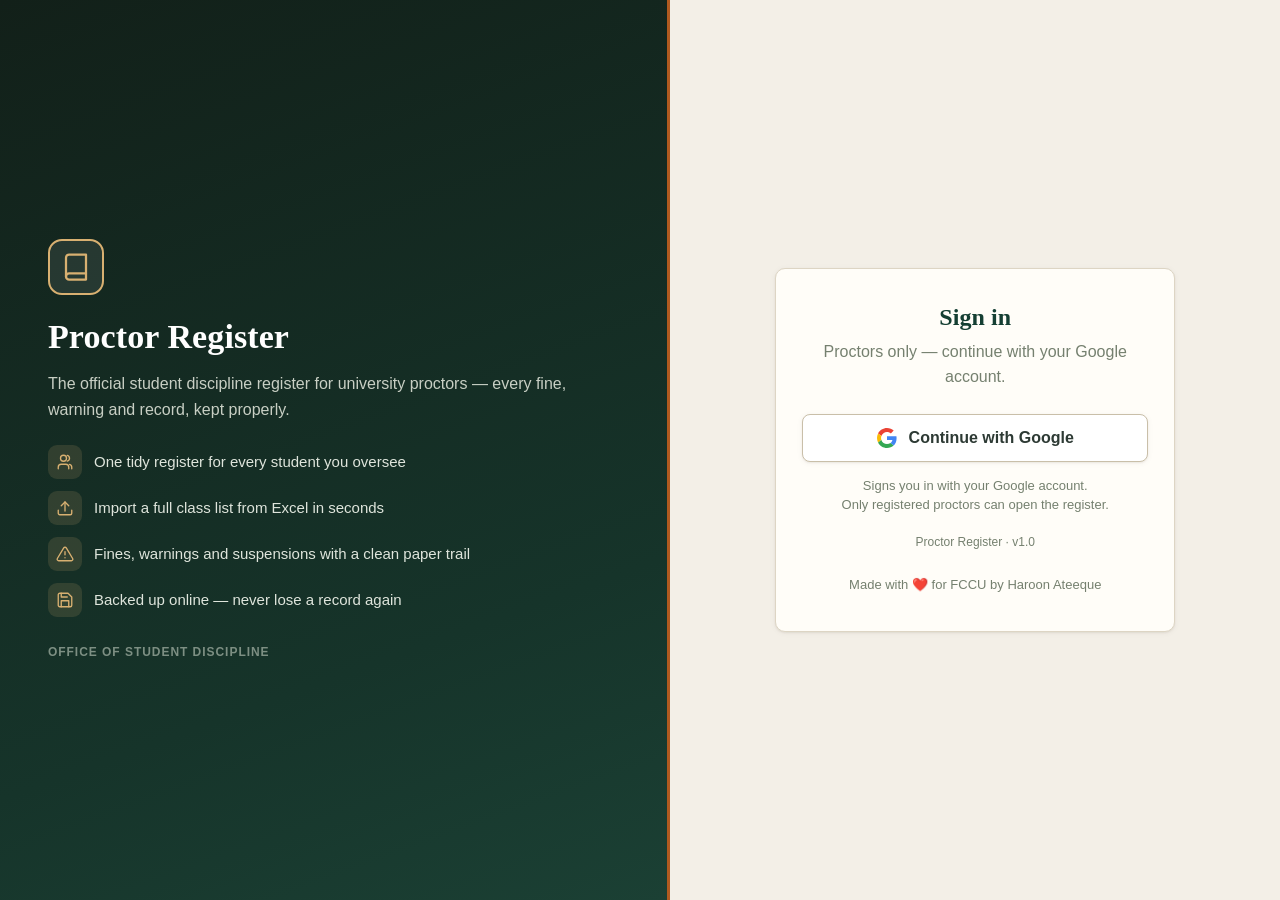
<file: index.html>
<!DOCTYPE html>
<html lang="en">
<head>
  <meta charset="UTF-8">
  <meta name="viewport" content="width=device-width, initial-scale=1, viewport-fit=cover">
  <script>try{if(localStorage.getItem("pr-theme")==="dark")document.documentElement.setAttribute("data-theme","dark");}catch(e){}</script>
  <meta name="theme-color" content="#1d3a30">
  <link rel="icon" href="data:image/svg+xml,<svg xmlns='http://www.w3.org/2000/svg' viewBox='0 0 100 100'><text y='.9em' font-size='90'>📗</text></svg>">
  <link rel="manifest" href="manifest.webmanifest">
  <title>Sign in — Proctor Register</title>
  <link rel="stylesheet" href="css/style.css">
</head>
<body>
  <main class="login-shell">
    <section class="login-brand">
      <div class="lb-inner">
        <div class="lb-crest" id="login-logo"></div>
        <h2 class="lb-title">Proctor Register</h2>
        <p class="lb-tag">The official student discipline register for university
        proctors — every fine, warning and record, kept properly.</p>
        <ul class="lb-points">
          <li><span class="icon" data-icon="users"></span><span>One tidy register for every student you oversee</span></li>
          <li><span class="icon" data-icon="upload"></span><span>Import a full class list from Excel in seconds</span></li>
          <li><span class="icon" data-icon="warn"></span><span>Fines, warnings and suspensions with a clean paper trail</span></li>
          <li><span class="icon" data-icon="save"></span><span>Backed up online — never lose a record again</span></li>
        </ul>
        <p class="lb-foot">Office of Student Discipline</p>
      </div>
    </section>
    <section class="login-side">
      <div class="login-card card">
        <h1 class="lc-title">Sign in</h1>
        <p class="login-sub">Proctors only — continue with your Google account.</p>
        <div class="form-error" id="login-error"></div>
        <form id="login-form" novalidate>
        <button class="btn google-btn btn-block" id="google-btn" type="button">
          <svg class="g-logo" viewBox="0 0 48 48" width="20" height="20" aria-hidden="true">
            <path fill="#EA4335" d="M24 9.5c3.54 0 6.71 1.22 9.21 3.6l6.85-6.85C35.9 2.38 30.47 0 24 0 14.62 0 6.51 5.38 2.56 13.22l7.98 6.19C12.43 13.72 17.74 9.5 24 9.5z"/>
            <path fill="#4285F4" d="M46.98 24.55c0-1.57-.15-3.09-.38-4.55H24v9.02h12.94c-.58 2.96-2.26 5.48-4.78 7.18l7.73 6c4.51-4.18 7.09-10.36 7.09-17.65z"/>
            <path fill="#FBBC05" d="M10.53 28.59c-.48-1.45-.76-2.99-.76-4.59s.27-3.14.76-4.59l-7.98-6.19C.92 16.46 0 20.12 0 24c0 3.88.92 7.54 2.56 10.78l7.97-6.19z"/>
            <path fill="#34A853" d="M24 48c6.48 0 11.93-2.13 15.89-5.81l-7.73-6c-2.15 1.45-4.92 2.3-8.16 2.3-6.26 0-11.57-4.22-13.47-9.91l-7.98 6.19C6.51 42.62 14.62 48 24 48z"/>
          </svg>
          Continue with Google
        </button>
        <p class="login-note">Signs you in with your Google account.<br>Only registered proctors can open the register.</p>
      </form>
      <div class="setup-panel" id="setup-panel" style="display:none">
        <h3>One-time setup needed</h3>
        <p>This app saves to <strong>Supabase</strong> and signs in with
        <strong>Google</strong>. Until it's connected, sign-in is disabled:</p>
        <ol>
          <li>Create a free project at <strong>supabase.com</strong></li>
          <li>Run the SQL from <strong>README.md</strong></li>
          <li>Turn on the <strong>Google provider</strong> under Authentication → Providers</li>
          <li>Paste your project URL + key into <strong>js/config.js</strong></li>
        </ol>
        <p class="setup-foot">Full step-by-step walkthrough: README.md</p>
      </div>
      <p class="lc-version">Proctor Register · v1.0</p>
      <p class="credit-line">Made with ❤️ for FCCU by Haroon Ateeque</p>
    </div>
    </section>
  </main>

  <script src="vendor/supabase.js"></script>
  <script src="js/config.js"></script>
  <script src="js/ui.js"></script>
  <script src="js/db.js"></script>
  <script src="js/page-login.js"></script>
</body>
</html>
</file>
<file: css/style.css>
/* ==============================================================
   Proctor Register - shared stylesheet
   A calm, official-register look: warm paper, deep green ink,
   serif headings, crisp edges. Mobile-first.
   ============================================================== */

:root {
  --paper: #f3efe7;
  --card: #fffdf8;
  --ink: #24312b;
  --muted: #75806f;
  --border: #ddd5c4;
  --border-dark: #c9bfa9;

  --primary: #1e5b4a;
  --primary-dark: #153f33;
  --primary-soft: #e2eee6;

  --danger: #a83a2a;
  --danger-soft: #f7e6e1;
  --success: #2f7d4f;
  --success-soft: #e4f1e6;
  --warning: #96690f;
  --warning-soft: #f6ecd8;
  --orange: #b05a20;
  --orange-soft: #f7e8d9;
  --dark-red: #7c2721;
  --dark-red-soft: #f3e2df;

  --topbar: #1d3a30;
  --topbar-text: #f2ede1;
  --accent: #b05a20;

  --serif: Georgia, 'Iowan Old Style', 'Times New Roman', serif;
  --radius: 10px;
  --radius-sm: 8px;
  --shadow: 0 1px 2px rgba(56,46,24,0.07), 0 1px 6px rgba(56,46,24,0.05);
}

* { box-sizing: border-box; margin: 0; padding: 0; }
html { -webkit-text-size-adjust: 100%; }

body {
  font-family: -apple-system, BlinkMacSystemFont, 'Segoe UI', Roboto,
    'Helvetica Neue', Arial, sans-serif;
  background: var(--paper);
  color: var(--ink);
  font-size: 16px;
  line-height: 1.55;
  min-height: 100vh;
}

h1, h2, h3, .brand, .page-title, .ba-title, .empty-title {
  font-family: var(--serif);
  letter-spacing: 0.1px;
}

a { color: var(--primary); text-decoration: none; }

/* inline stroke icons (SVG) */
.ic { width: 1.1em; height: 1.1em; vertical-align: -0.18em; flex-shrink: 0; }

/* ---------- layout ---------- */
.page {
  max-width: 760px;
  margin: 0 auto;
  padding: 18px 16px 100px;
}
@media (min-width: 768px) {
  .page { padding: 28px 24px 56px; }
}

.card {
  background: var(--card);
  border: 1px solid var(--border);
  border-radius: var(--radius);
  box-shadow: var(--shadow);
  padding: 18px;
}

.section-heading {
  font-size: 13px;
  font-weight: 700;
  text-transform: uppercase;
  letter-spacing: 0.12em;
  color: var(--muted);
  font-family: inherit;
  margin: 28px 2px 10px;
  display: flex;
  align-items: center;
  gap: 10px;
}
.section-heading::after {
  content: '';
  flex: 1;
  height: 1px;
  background: var(--border-dark);
  opacity: 0.6;
}

/* ---------- top bar / bottom navigation ---------- */
.topbar {
  background: var(--topbar);
  color: var(--topbar-text);
  border-bottom: 3px solid var(--accent);
  position: sticky;
  top: 0;
  z-index: 40;
}
.topbar-inner {
  max-width: 760px;
  margin: 0 auto;
  display: flex;
  align-items: center;
  gap: 12px;
  padding: 13px 16px;
}
.topbar .brand {
  font-weight: 700;
  font-size: 18px;
  color: var(--topbar-text);
  display: flex;
  align-items: center;
  gap: 9px;
  white-space: nowrap;
}
.topbar .brand .ic { width: 21px; height: 21px; color: #d8b071; }
.topbar .spacer { flex: 1; }
.topbar .nav-link {
  color: #c8cfc4;
  font-weight: 600;
  font-size: 14.5px;
  padding: 7px 12px;
  border-radius: 7px;
  white-space: nowrap;
}
.topbar .nav-link:hover { color: var(--topbar-text); }
.topbar .nav-link.active {
  color: var(--topbar-text);
  background: rgba(255,255,255,0.12);
  box-shadow: inset 0 -2px 0 var(--accent);
}
.back-btn {
  border: none; background: none;
  font-size: 28px; color: var(--topbar-text);
  cursor: pointer; padding: 0 10px 2px 0; line-height: 1;
  font-family: var(--serif);
}
.page-title { font-weight: 700; font-size: 17px; color: var(--topbar-text); }

.bottom-nav {
  position: fixed;
  bottom: 0; left: 0; right: 0;
  background: var(--card);
  border-top: 1px solid var(--border-dark);
  display: flex;
  z-index: 40;
  padding-bottom: env(safe-area-inset-bottom);
  box-shadow: 0 -4px 14px rgba(56,46,24,0.08);
}
.bottom-nav a {
  flex: 1;
  text-align: center;
  padding: 9px 0 10px;
  color: var(--muted);
  font-size: 11.5px;
  font-weight: 600;
  border-top: 2px solid transparent;
}
.bottom-nav a .icon { display: flex; justify-content: center; margin-bottom: 2px; }
.bottom-nav a .icon .ic { width: 22px; height: 22px; }
.bottom-nav a.active { color: var(--primary); border-top-color: var(--accent); }
@media (min-width: 768px) { .bottom-nav { display: none; } }
@media (max-width: 767px) { .topbar .nav-link { display: none; } }

/* ---------- buttons ---------- */
.btn {
  display: inline-flex;
  align-items: center;
  justify-content: center;
  gap: 8px;
  min-height: 48px;
  padding: 10px 20px;
  border-radius: var(--radius-sm);
  border: 1px solid transparent;
  font-family: inherit;
  font-size: 15.5px;
  font-weight: 600;
  cursor: pointer;
  transition: filter 0.15s, transform 0.05s;
  text-align: center;
}
.btn:active { transform: translateY(1px); }
.btn:disabled { opacity: 0.55; cursor: not-allowed; }
.btn-primary { background: var(--primary); color: #fff; }
.btn-primary:hover { filter: brightness(1.1); }
.btn-secondary {
  background: var(--card); color: var(--primary-dark);
  border-color: var(--border-dark);
}
.btn-secondary:hover { border-color: var(--primary); }
.btn-danger { background: var(--danger); color: #fff; }
.btn-danger:hover { filter: brightness(1.08); }
.btn-light { background: rgba(255,255,255,0.14); color: #fff; border-color: rgba(255,255,255,0.35); }
.btn-light:hover { background: rgba(255,255,255,0.24); }
.btn-block { width: 100%; }
.btn-small { min-height: 36px; padding: 6px 12px; font-size: 14px; border-radius: 7px; }
.btn .ic { width: 18px; height: 18px; }

/* ---------- forms ---------- */
.field { margin-bottom: 15px; }
.field label {
  display: block;
  font-size: 13px;
  font-weight: 700;
  color: var(--primary-dark);
  text-transform: uppercase;
  letter-spacing: 0.07em;
  margin-bottom: 6px;
}
.field .hint {
  text-transform: none; letter-spacing: 0;
  font-weight: 400; color: var(--muted);
}
input[type="text"], input[type="email"], input[type="password"],
input[type="tel"], input[type="number"], input[type="date"], input[type="search"],
select, textarea {
  width: 100%;
  min-height: 46px;
  padding: 10px 13px;
  font-family: inherit;
  font-size: 16px;
  color: var(--ink);
  background: #fff;
  border: 1px solid var(--border-dark);
  border-radius: var(--radius-sm);
}
textarea { min-height: 88px; resize: vertical; }
input:focus, select:focus, textarea:focus {
  outline: none;
  border-color: var(--primary);
  box-shadow: 0 0 0 3px rgba(30,91,74,0.15);
}
input.invalid, textarea.invalid, select.invalid {
  border-color: var(--danger);
  box-shadow: 0 0 0 3px rgba(168,58,42,0.12);
}
.form-error {
  display: none;
  background: var(--danger-soft);
  color: var(--danger);
  border: 1px solid rgba(168,58,42,0.25);
  border-radius: var(--radius-sm);
  padding: 11px 14px;
  margin-bottom: 15px;
  font-weight: 600;
  font-size: 14.5px;
}
.form-error.show { display: block; }
.form-section { margin-bottom: 22px; }
.form-section h3 {
  font-size: 17px;
  color: var(--primary-dark);
  border-bottom: 1px solid var(--border);
  padding-bottom: 8px;
  margin-bottom: 14px;
}
.form-section h3 .hint { font-family: inherit; font-size: 13px; }
.form-actions { display: flex; gap: 10px; flex-wrap: wrap; margin-top: 6px; }
.form-actions .btn { flex: 1; min-width: 140px; }

.form-grid { display: grid; grid-template-columns: 1fr 1fr; gap: 0 14px; }
@media (max-width: 560px) { .form-grid { grid-template-columns: 1fr; } }

/* ---------- status badges ---------- */
.status-badge {
  display: inline-block;
  padding: 3px 10px;
  border-radius: 999px;
  font-size: 12px;
  font-weight: 700;
  letter-spacing: 0.06em;
  white-space: nowrap;
}
.st-active { background: var(--success-soft); color: var(--success); }
.st-warning { background: var(--warning-soft); color: var(--warning); }
.st-fined { background: var(--orange-soft); color: var(--orange); }
.st-suspended { background: var(--dark-red-soft); color: var(--dark-red); }
.st-expelled { background: var(--ink); color: var(--paper); }

/* ---------- student list ---------- */
.list-header {
  display: none;
}
.student-row {
  display: flex;
  align-items: center;
  gap: 12px;
  background: var(--card);
  border: 1px solid var(--border);
  border-radius: var(--radius);
  padding: 12px 14px;
  margin-bottom: 8px;
  cursor: pointer;
  box-shadow: var(--shadow);
  transition: border-color 0.12s;
}
.student-row:hover { border-color: var(--primary); }
.student-row input[type="checkbox"] { width: 19px; height: 19px; accent-color: var(--primary); flex-shrink: 0; }
.avatar {
  width: 42px; height: 42px;
  border-radius: 50%;
  background: var(--primary-soft);
  color: var(--primary-dark);
  font-weight: 700;
  font-size: 15px;
  display: flex; align-items: center; justify-content: center;
  flex-shrink: 0;
  border: 1px solid rgba(30,91,74,0.25);
  letter-spacing: 0.02em;
}
.sr-main { flex: 1; min-width: 0; }
.sr-name { font-weight: 700; font-size: 15.5px; }
.sr-meta { color: var(--muted); font-size: 13px; margin-top: 1px; }
.sr-col { display: none; }
.sr-status { flex-shrink: 0; }
.row-arrow { color: var(--border-dark); font-size: 22px; line-height: 1; }
@media (min-width: 768px) {
  .list-header {
    display: grid;
    grid-template-columns: 40px 1fr 130px 160px 80px 110px 24px;
    gap: 10px;
    padding: 0 14px 8px;
    color: var(--muted);
    font-size: 12px;
    font-weight: 700;
    text-transform: uppercase;
    letter-spacing: 0.08em;
  }
  .student-row {
    display: grid;
    grid-template-columns: 40px 1fr 130px 160px 80px 110px 24px;
    gap: 10px;
  }
  .sr-col { display: block; color: var(--muted); font-size: 14px; }
  .sr-meta { display: none; }
  .row-arrow { text-align: right; }
}

/* ---------- search ---------- */
.search-wrap { position: relative; margin-bottom: 16px; }
.search-box {
  display: flex;
  align-items: center;
  gap: 10px;
  background: var(--card);
  border: 1px solid var(--border-dark);
  border-radius: var(--radius);
  padding: 4px 14px;
  box-shadow: var(--shadow);
}
.search-box:focus-within { border-color: var(--primary); box-shadow: 0 0 0 3px rgba(30,91,74,0.15); }
.search-box .search-icon { color: var(--muted); display: flex; }
.search-box input { border: none; box-shadow: none; min-height: 46px; padding: 8px 0; background: transparent; }
.search-box input:focus { box-shadow: none; }
.search-results {
  display: none;
  position: absolute;
  top: 100%; left: 0; right: 0;
  background: var(--card);
  border: 1px solid var(--border-dark);
  border-radius: var(--radius);
  box-shadow: 0 8px 24px rgba(56,46,24,0.16);
  z-index: 30;
  overflow: hidden;
}
.search-results.show { display: block; }
.search-results a {
  display: flex;
  align-items: center;
  gap: 10px;
  padding: 10px 14px;
  border-bottom: 1px solid var(--border);
  color: var(--ink);
}
.search-results a:last-child { border-bottom: none; }
.search-results a:hover { background: var(--primary-soft); }
.search-note { padding: 12px 14px; color: var(--muted); font-size: 14px; }

/* ---------- bulk bar ---------- */
.bulk-bar {
  position: fixed;
  bottom: 64px; left: 12px; right: 12px;
  background: var(--topbar);
  color: #fff;
  border-radius: 12px;
  padding: 10px 14px;
  display: none;
  align-items: center;
  justify-content: space-between;
  gap: 10px;
  z-index: 45;
  box-shadow: 0 8px 24px rgba(20,30,25,0.35);
  flex-wrap: wrap;
}
.bulk-bar.show { display: flex; }
.bb-count { font-weight: 700; font-size: 14px; }
.bb-actions { display: flex; gap: 8px; flex-wrap: wrap; }
@media (min-width: 768px) { .bulk-bar { bottom: 20px; } }

/* ---------- profile / grid ---------- */
.profile-head {
  display: flex;
  align-items: center;
  gap: 14px;
  margin-bottom: 14px;
}
.profile-head .avatar { width: 54px; height: 54px; font-size: 19px; }
.profile-head h1 { font-size: 22px; flex: 1; }
.profile-grid {
  display: grid;
  grid-template-columns: 1fr 1fr;
  gap: 14px 18px;
}
@media (min-width: 560px) { .profile-grid { grid-template-columns: 1fr 1fr 1fr; } }
.pg-label {
  font-size: 11.5px;
  font-weight: 700;
  text-transform: uppercase;
  letter-spacing: 0.08em;
  color: var(--muted);
  margin-bottom: 2px;
}
.pg-value { font-weight: 600; font-size: 15px; overflow-wrap: anywhere; }
.pg-value.pg-wide { grid-column: 1 / -1; font-weight: 400; }

/* __MORE2__ */

/* ---------- home ---------- */
.home-greeting h1 { font-size: 26px; color: var(--primary-dark); }
.home-greeting p { color: var(--muted); margin-top: 2px; }
.big-actions { display: grid; gap: 10px; margin-top: 18px; }
.big-action {
  display: flex;
  align-items: center;
  gap: 16px;
  background: var(--card);
  border: 1px solid var(--border);
  border-radius: var(--radius);
  box-shadow: var(--shadow);
  padding: 16px 18px;
  color: var(--ink);
  transition: border-color 0.12s;
}
.big-action:hover { border-color: var(--primary); }
.big-action .icon {
  width: 48px; height: 48px;
  border-radius: 12px;
  background: var(--primary-soft);
  color: var(--primary-dark);
  display: flex; align-items: center; justify-content: center;
  flex-shrink: 0;
}
.big-action .icon .ic { width: 24px; height: 24px; }
.ba-title { font-weight: 700; font-size: 16.5px; }
.ba-sub { color: var(--muted); font-size: 13.5px; }

.stat-tiles { display: grid; grid-template-columns: repeat(2, 1fr); gap: 10px; }
@media (min-width: 560px) { .stat-tiles { grid-template-columns: repeat(4, 1fr); } }
.stat-tile {
  background: var(--card);
  border: 1px solid var(--border);
  border-radius: var(--radius);
  box-shadow: var(--shadow);
  padding: 14px;
}
.stat-tile .st-label {
  font-size: 11.5px;
  font-weight: 700;
  text-transform: uppercase;
  letter-spacing: 0.07em;
  color: var(--muted);
}
.stat-tile .st-num { font-family: var(--serif); font-size: 28px; font-weight: 700; color: var(--primary-dark); line-height: 1.2; }
.stat-tile.tone-warn .st-num { color: var(--orange); }
.stat-tile.tone-danger .st-num { color: var(--danger); }

/* ---------- timeline ---------- */
.timeline { list-style: none; }
.timeline li {
  position: relative;
  padding: 0 0 18px 26px;
  border-left: 2px solid var(--border-dark);
  margin-left: 8px;
}
.timeline li:last-child { border-left-color: transparent; padding-bottom: 4px; }
.timeline li::before {
  content: '';
  position: absolute;
  left: -7px; top: 2px;
  width: 12px; height: 12px;
  border-radius: 50%;
  background: var(--card);
  border: 2px solid var(--muted);
}
.timeline .tl-fine::before { border-color: var(--orange); background: var(--orange-soft); }
.timeline .tl-warning::before { border-color: var(--warning); background: var(--warning-soft); }
.timeline .tl-suspension::before { border-color: var(--dark-red); background: var(--dark-red-soft); }
.timeline .tl-note::before { border-color: var(--primary); }
.tl-date { font-size: 12.5px; color: var(--muted); font-weight: 600; letter-spacing: 0.03em; }
.tl-text { font-size: 15px; margin-top: 2px; }
.tl-actions { margin-top: 8px; display: flex; gap: 8px; flex-wrap: wrap; }
.paid-chip {
  display: inline-block;
  margin-left: 8px;
  padding: 1px 8px;
  border-radius: 999px;
  background: var(--success-soft);
  color: var(--success);
  font-size: 11.5px;
  font-weight: 700;
  letter-spacing: 0.05em;
}

/* ---------- empty state ---------- */
.empty-state { text-align: center; padding: 36px 16px; }
.empty-icon { font-size: 40px; margin-bottom: 8px; }
.empty-icon .ic { width: 44px; height: 44px; color: var(--border-dark); }
.empty-title { font-size: 18px; font-weight: 700; color: var(--ink); }
.empty-desc { color: var(--muted); margin: 6px 0 16px; font-size: 14.5px; }

/* ---------- action grid (profile quick actions) ---------- */
.action-grid { display: grid; grid-template-columns: 1fr 1fr; gap: 8px; }
@media (min-width: 560px) { .action-grid { grid-template-columns: 1fr 1fr 1fr; } }

/* ---------- toast ---------- */
.toast-zone {
  position: fixed;
  bottom: 76px; left: 0; right: 0;
  display: flex;
  flex-direction: column;
  align-items: center;
  gap: 8px;
  z-index: 60;
  pointer-events: none;
  padding: 0 16px;
}
@media (min-width: 768px) { .toast-zone { bottom: 24px; } }
.toast {
  pointer-events: auto;
  display: flex;
  align-items: center;
  gap: 12px;
  background: var(--topbar);
  color: #fff;
  border-radius: 10px;
  padding: 12px 16px;
  box-shadow: 0 8px 24px rgba(20,30,25,0.35);
  max-width: 480px;
  width: 100%;
  animation: toast-in 0.2s ease-out;
}
.toast.success { border-left: 4px solid #6fbf8f; }
.toast.error { border-left: 4px solid #e08a7a; }
.toast .toast-action {
  margin-left: auto;
  background: none;
  border: 1px solid rgba(255,255,255,0.4);
  color: #fff;
  border-radius: 7px;
  padding: 5px 12px;
  font-weight: 700;
  font-size: 13.5px;
  cursor: pointer;
  font-family: inherit;
  white-space: nowrap;
}
.toast .toast-action:hover { background: rgba(255,255,255,0.12); }
@keyframes toast-in { from { opacity: 0; transform: translateY(8px); } to { opacity: 1; transform: none; } }

/* ---------- dialog ---------- */
.dialog-overlay {
  position: fixed;
  inset: 0;
  background: rgba(24, 32, 28, 0.55);
  display: flex;
  align-items: center;
  justify-content: center;
  z-index: 70;
  padding: 16px;
}
.dialog {
  background: var(--card);
  border-radius: 14px;
  border: 1px solid var(--border-dark);
  box-shadow: 0 18px 50px rgba(20,30,25,0.35);
  padding: 22px;
  width: 100%;
  max-width: 440px;
  max-height: 85vh;
  overflow-y: auto;
}
.dialog h3 { font-size: 19px; color: var(--primary-dark); margin-bottom: 8px; }
.dialog .dialog-desc { color: var(--muted); font-size: 14.5px; margin-bottom: 18px; }
.dialog-actions { display: flex; gap: 10px; justify-content: flex-end; flex-wrap: wrap; margin-top: 6px; }
.dialog-actions .btn { min-width: 110px; min-height: 44px; }

/* ---------- login ---------- */
.login-page { display: flex; align-items: center; justify-content: center; min-height: 100vh; padding-top: 40px; }
.login-card { width: 100%; max-width: 400px; padding: 30px 26px; }
.login-logo {
  width: 64px; height: 64px;
  margin: 0 auto 14px;
  border-radius: 16px;
  background: var(--topbar);
  color: #d8b071;
  display: flex; align-items: center; justify-content: center;
  border: 3px solid var(--accent);
}
.login-logo .ic { width: 34px; height: 34px; }
.login-card h1 { text-align: center; font-size: 24px; color: var(--primary-dark); }
.login-sub { text-align: center; color: var(--muted); margin: 4px 0 24px; }
/* ---------- Google sign-in ---------- */
.google-btn {
  display: flex;
  align-items: center;
  justify-content: center;
  gap: 12px;
  background: #ffffff;
  color: #2d3a34;
  border: 1.5px solid var(--border-dark);
  box-shadow: var(--shadow);
  font-weight: 600;
  font-size: 16px;
}
.google-btn:hover { border-color: var(--primary); background: var(--primary-soft); }
.google-btn:disabled { opacity: 0.55; cursor: wait; }
.google-btn .g-logo { flex-shrink: 0; }
.login-note {
  margin-top: 14px;
  font-size: 13px;
  color: var(--muted);
  text-align: center;
  line-height: 1.5;
}
.setup-panel {
  text-align: left;
  background: var(--warning-soft);
  border: 1px solid #e4d3a1;
  border-radius: var(--radius-sm);
  padding: 16px 18px;
  font-size: 14.5px;
}
.setup-panel h3 { color: var(--warning); margin-bottom: 8px; font-size: 17px; }
.setup-panel p { margin-bottom: 8px; }
.setup-panel ol { padding-left: 20px; display: grid; gap: 6px; margin-bottom: 4px; }
.setup-foot { color: var(--muted); font-size: 13px; margin-top: 10px; }

/* __MORE3__ */

/* ---------- upload wizard ---------- */
.steps { display: flex; margin: 18px 0 22px; }
.steps .step {
  flex: 1; text-align: center; color: var(--muted);
  font-size: 13px; font-weight: 700;
  padding-bottom: 10px; border-bottom: 3px solid var(--border-dark);
}
.steps .step .st-num {
  display: inline-flex; align-items: center; justify-content: center;
  width: 24px; height: 24px; border-radius: 50%;
  background: var(--border); color: var(--muted); margin-right: 4px;
  font-size: 12px;
}
.steps .step.active { color: var(--primary); border-bottom-color: var(--accent); }
.steps .step.active .st-num { background: var(--primary); color: #fff; }
.steps .step.done { color: var(--success); border-bottom-color: var(--success); }
.drop-zone {
  border: 2px dashed var(--border-dark); border-radius: var(--radius);
  padding: 44px 16px; text-align: center; color: var(--muted);
  cursor: pointer; background: var(--card);
  transition: border-color 0.12s, background 0.12s;
}
.drop-zone:hover, .drop-zone.dragover { border-color: var(--primary); background: var(--primary-soft); }
.drop-zone .dz-icon { color: var(--primary); margin-bottom: 10px; }
.drop-zone .dz-icon .ic { width: 44px; height: 44px; }
.mapping-table { width: 100%; border-collapse: collapse; margin-bottom: 16px; }
.mapping-table td { padding: 6px 4px; }
.mapping-table td:first-child { font-weight: 600; padding-right: 12px; }
.mapping-table .required::after { content: ' *'; color: var(--danger); font-weight: 700; }
.preview-list { max-height: 300px; overflow-y: auto; }
.preview-item {
  background: var(--paper); border: 1px solid var(--border);
  border-radius: var(--radius-sm); padding: 10px 14px; margin-bottom: 8px;
}
.preview-item .pv-name { font-weight: 700; }
.preview-item .pv-meta { color: var(--muted); font-size: 13.5px; }
.summary-box {
  background: var(--primary-soft);
  border: 1px solid rgba(30,91,74,0.2);
  border-radius: var(--radius-sm);
  padding: 14px 16px; margin-bottom: 16px; font-weight: 600;
}
.summary-box .sb-num { font-size: 22px; color: var(--primary); font-family: var(--serif); }

/* ---------- WhatsApp settings ---------- */
.wa-preview {
  background: var(--primary-soft);
  border: 1px solid var(--border);
  border-radius: var(--radius-sm);
  padding: 12px 14px; margin-bottom: 14px;
  font-size: 14.5px; line-height: 1.5; color: var(--ink);
  white-space: pre-wrap;
}

/* ---------- Excel import: how to handle rows already in the register ---------- */
.import-mode { display: flex; flex-direction: column; gap: 10px; margin: 4px 0 14px; }
.im-option {
  display: flex; align-items: flex-start; gap: 11px;
  padding: 12px 14px; border: 1.5px solid var(--border);
  border-radius: var(--radius); background: var(--card);
  cursor: pointer; font-size: 14.5px; line-height: 1.45;
  box-shadow: var(--shadow);
}
.im-option.selected { border-color: var(--primary); background: var(--primary-soft); }
.im-option input { width: auto; min-height: auto; margin-top: 3px; accent-color: var(--primary); flex-shrink: 0; }
.im-option strong { color: var(--primary-dark); }

/* ---------- more page ---------- */
.menu-list { display: grid; gap: 10px; }
.menu-item {
  display: flex; align-items: center; gap: 14px;
  background: var(--card); border: 1px solid var(--border);
  border-radius: var(--radius); padding: 14px 16px; color: var(--ink);
  cursor: pointer; width: 100%; text-align: left;
  font-family: inherit; font-size: 16px; font-weight: 600;
  box-shadow: var(--shadow);
  transition: border-color 0.12s;
}
.menu-item:hover { border-color: var(--primary); }
.menu-item .icon {
  width: 44px; height: 44px; border-radius: 12px; flex-shrink: 0;
  background: var(--primary-soft); color: var(--primary-dark);
  display: flex; align-items: center; justify-content: center;
}
.menu-item .icon .ic { width: 22px; height: 22px; }
.menu-item .mi-sub { display: block; color: var(--muted); font-size: 13px; font-weight: 400; }
.hidden-input { display: none; }
.info-card { color: var(--muted); font-size: 14px; margin-top: 16px; }
.error-dict { margin-top: 12px; }
.error-dict details { border-bottom: 1px solid var(--border); padding: 10px 0; }
.error-dict summary { font-weight: 700; cursor: pointer; }
.error-dict p { color: var(--muted); margin-top: 6px; }

/* ---------- print (requirement 21) ---------- */
@media print {
  .topbar, .bottom-nav, .action-grid, .no-print, .toast-zone, .back-btn { display: none !important; }
  body { background: #fff; }
  .page { max-width: 100%; padding: 0; }
  .card { border: none; box-shadow: none; padding: 0; }
}

/* ==============================================================
   Home page (redesigned) — hero band, stat cards, activity feed
   ============================================================== */
.home-hero {
  background: linear-gradient(160deg, var(--topbar) 0%, var(--primary-dark) 70%, var(--primary) 100%);
  color: var(--topbar-text);
  border-bottom: 3px solid var(--accent);
  padding: 30px 16px 34px;
}
.home-hero-inner { max-width: 760px; margin: 0 auto; }
.hh-fccu {
  display: block; width: 62px; height: auto;
  background: #fff; border-radius: 12px; padding: 6px;
  margin-bottom: 12px;
  box-shadow: 0 2px 8px rgba(0,0,0,0.35);
}
.hh-date {
  font-size: 13px; font-weight: 700; letter-spacing: 0.1em;
  text-transform: uppercase; color: #d8b071; margin-bottom: 6px;
}
.home-hero h1 { font-size: 27px; line-height: 1.2; }
.hh-sub { color: #c8cfc4; margin-top: 5px; font-size: 15px; }
@media (min-width: 768px) {
  .home-hero { padding: 40px 24px 42px; }
  .home-hero h1 { font-size: 32px; }
}

.stat-cards {
  display: grid;
  grid-template-columns: repeat(auto-fit, minmax(150px, 1fr));
  gap: 12px;
}
.stat-card {
  background: var(--card);
  border: 1px solid var(--border);
  border-radius: var(--radius);
  box-shadow: var(--shadow);
  padding: 16px;
}
.stat-card .sc-icon {
  width: 38px; height: 38px; border-radius: 10px;
  display: flex; align-items: center; justify-content: center;
  background: var(--primary-soft); color: var(--primary-dark);
  margin-bottom: 10px;
}
.stat-card .sc-icon .ic { width: 20px; height: 20px; }
.stat-card.sc-warn .sc-icon { background: var(--warning-soft); color: var(--warning); }
.stat-card.sc-danger .sc-icon { background: var(--danger-soft); color: var(--danger); }
.stat-card .st-num {
  font-family: var(--serif); font-size: 28px;
  color: var(--primary-dark); line-height: 1;
}
.stat-card .st-label { color: var(--muted); font-size: 13.5px; font-weight: 600; }

.status-chips { display: flex; flex-wrap: wrap; gap: 8px; margin-top: 12px; }
.status-chips .chip {
  font-size: 12.5px; font-weight: 700; padding: 4px 11px;
  border-radius: 999px; border: 1px solid var(--border-dark);
  background: var(--card); color: var(--ink);
}
.status-chips .chip.st-warning { background: var(--warning-soft); border-color: transparent; color: var(--warning); }
.status-chips .chip.st-fined { background: var(--orange-soft); border-color: transparent; color: var(--orange); }
.status-chips .chip.st-suspended { background: var(--dark-red-soft); border-color: transparent; color: var(--dark-red); }
.status-chips .chip.st-expelled { background: var(--danger-soft); border-color: transparent; color: var(--danger); }

.home-actions { display: grid; grid-template-columns: 1fr; gap: 12px; }
.home-actions .big-action { height: 100%; margin: 0; }
@media (min-width: 640px) {
  .home-actions { grid-template-columns: repeat(3, 1fr); }
}

.activity-card { padding: 8px; }
.activity-list { list-style: none; display: grid; gap: 2px; }
.activity-item {
  display: flex; align-items: center; gap: 12px;
  padding: 10px 10px; border-radius: var(--radius-sm);
  color: var(--ink);
}
.activity-item:hover { background: var(--primary-soft); }
.activity-item .icon {
  width: 38px; height: 38px; border-radius: 10px; flex-shrink: 0;
  background: var(--paper); color: var(--primary-dark);
  border: 1px solid var(--border);
  display: flex; align-items: center; justify-content: center;
}
.activity-item .icon.tone-warn { background: var(--warning-soft); color: var(--warning); border-color: transparent; }
.activity-item .icon.tone-danger { background: var(--danger-soft); color: var(--danger); border-color: transparent; }
.activity-item .icon .ic { width: 19px; height: 19px; }
.activity-item .ai-main { flex: 1; min-width: 0; }
.activity-item .ai-title { display: block; font-weight: 700; }
.activity-item .ai-sub {
  display: block; color: var(--muted); font-size: 13.5px;
  white-space: nowrap; overflow: hidden; text-overflow: ellipsis;
}
.activity-item .ai-when {
  color: var(--muted); font-size: 12.5px; font-weight: 600; white-space: nowrap;
}

/* ==============================================================
   Mobile smoothness — keep the fixed bars cheap to paint and
   skip layout work for rows that are scrolled off screen.
   ============================================================== */
* { -webkit-tap-highlight-color: transparent; }
.topbar, .bottom-nav { transform: translateZ(0); }
.student-row, .preview-item, .menu-item {
  content-visibility: auto;
  contain-intrinsic-size: auto 76px;
}
@media (prefers-reduced-motion: reduce) {
  *, *::before, *::after {
    animation-duration: 0.01ms !important;
    animation-iteration-count: 1 !important;
    transition-duration: 0.01ms !important;
  }
}

/* ==============================================================
   Mobile overflow hardening — nothing may ever push the page
   wider than the screen.
   ============================================================== */
html, body { overflow-x: hidden; overflow-x: clip; }

/* Upload wizard: the column-mapping table could be pushed wider
   than the screen by long Excel headers — lock it down. */
.mapping-table { table-layout: fixed; }
.mapping-table td { vertical-align: middle; }
.mapping-table td:first-child { width: 42%; overflow-wrap: anywhere; }
.mapping-table td select { width: 100%; max-width: 100%; }

/* Long text (emails, addresses, names) wraps instead of overflowing */
.sr-meta, .pv-meta, .pg-value, .ai-title, .tl-text { overflow-wrap: anywhere; }
.profile-head h1 { min-width: 0; overflow-wrap: anywhere; }

/* Buttons may shrink so two side-by-side fit even a 320px screen */
.form-actions .btn { flex: 1 1 140px; min-width: 0; }

/* Narrow desktop: keep the five top-bar links on one line */
@media (min-width: 768px) and (max-width: 920px) {
  .topbar-inner { gap: 8px; }
  .topbar .brand { font-size: 15.5px; }
  .topbar .nav-link { padding: 7px 8px; font-size: 13.5px; }
}


/* ==============================================================
   Dark mode — toggled from More; preference kept per device.
   The early inline script in each page's <head> applies the
   saved choice before the stylesheet paints (no flash).
   ============================================================== */
html[data-theme="dark"] {
  color-scheme: dark;
  --paper: #14181b;
  --card: #1e2422;
  --ink: #e6e4da;
  --muted: #97a29a;
  --border: #2d3531;
  --border-dark: #3e4842;

  --primary: #35836a;
  --primary-dark: #123128;
  --primary-soft: #20312a;

  --danger: #e08a7a;
  --danger-soft: #38211c;
  --success: #82c79e;
  --success-soft: #1c2f23;
  --warning: #d9b45e;
  --warning-soft: #332a16;
  --orange: #e09a63;
  --orange-soft: #342415;
  --dark-red: #d98d84;
  --dark-red-soft: #341d1b;

  --topbar: #122019;
  --accent: #c97a45;
  --shadow: 0 1px 2px rgba(0,0,0,0.45), 0 1px 6px rgba(0,0,0,0.3);
}

/* surfaces that were hardcoded light */
html[data-theme="dark"] input,
html[data-theme="dark"] select,
html[data-theme="dark"] textarea {
  background: #242b28;
  color: var(--ink);
  border-color: #46514a;
}

/* text that used dark-green heading colors → light equivalents */
html[data-theme="dark"] .stat-card .st-num,
html[data-theme="dark"] .stat-tile .st-num,
html[data-theme="dark"] .form-section h3,
html[data-theme="dark"] .dialog h3,
html[data-theme="dark"] .login-card h1,
html[data-theme="dark"] .field label { color: #a9d8c2; }
html[data-theme="dark"] a,
html[data-theme="dark"] .bottom-nav a.active,
html[data-theme="dark"] .steps .step.active,
html[data-theme="dark"] .summary-box .sb-num { color: #6ec399; }
html[data-theme="dark"] .btn-secondary { color: #cfe4d8; }
html[data-theme="dark"] .btn-secondary:hover { border-color: #6ec399; }
html[data-theme="dark"] .activity-item .icon,
html[data-theme="dark"] .big-action .icon,
html[data-theme="dark"] .menu-item .icon,
html[data-theme="dark"] .stat-card .sc-icon { color: #a9d8c2; }
html[data-theme="dark"] .google-btn { color: #24312b; }
html[data-theme="dark"] .st-expelled { background: #e6e4da; color: #14181b; }

/* keep the hero deep and calm instead of glowing */
html[data-theme="dark"] .home-hero {
  background: linear-gradient(160deg, #122019 0%, #16342a 70%, #1b4034 100%);
}

/* ==============================================================
   Login page (redesigned) — university brand panel + sign-in card
   ============================================================== */
.login-shell { min-height: 100vh; display: grid; }
.login-brand {
  background: linear-gradient(160deg, #122019 0%, #16342a 70%, #1b4034 100%);
  color: var(--topbar-text);
  border-bottom: 3px solid var(--accent);
  padding: 40px 24px 34px;
}
.lb-inner { max-width: 480px; margin: 0 auto; }
.lb-crest {
  width: 56px; height: 56px; border-radius: 14px;
  background: rgba(255,255,255,0.08);
  border: 2px solid #d8b071;
  color: #d8b071;
  display: flex; align-items: center; justify-content: center;
  margin-bottom: 16px;
}
.lb-crest .ic { width: 30px; height: 30px; }
.lb-title { font-size: 28px; color: #fff; }
.lb-tag { color: #c8cfc4; margin-top: 8px; line-height: 1.6; }
.lb-points { list-style: none; margin-top: 22px; display: grid; gap: 12px; }
.lb-points li { display: flex; gap: 12px; align-items: center; color: #dfe5dc; font-size: 15px; }
.lb-points .icon {
  width: 34px; height: 34px; border-radius: 9px; flex-shrink: 0;
  background: rgba(216,176,113,0.15); color: #d8b071;
  display: flex; align-items: center; justify-content: center;
}
.lb-points .icon .ic { width: 18px; height: 18px; }
.lb-foot {
  margin-top: 26px; color: #7d8f83; font-size: 12px;
  letter-spacing: 0.08em; text-transform: uppercase; font-weight: 700;
}
.login-side { display: flex; align-items: center; justify-content: center; padding: 30px 16px 44px; }
.login-side .login-card { max-width: 400px; width: 100%; }
.lc-title { font-size: 24px; color: var(--primary-dark); }
html[data-theme="dark"] .lc-title { color: #a9d8c2; }
.lc-version { margin-top: 18px; text-align: center; color: var(--muted); font-size: 12px; }
.credit-line {
  text-align: center; color: var(--muted);
  font-size: 13px; margin: 24px 0 6px;
}
@media (min-width: 900px) {
  .login-shell { grid-template-columns: 1.1fr 1fr; }
  .login-brand {
    border-bottom: none;
    border-right: 3px solid var(--accent);
    display: flex; align-items: center;
    padding: 48px;
  }
  .lb-inner { margin: 0; max-width: none; }
  .lb-title { font-size: 34px; }
  .login-side { padding: 48px 32px; }
}

/* ==============================================================
   Unpaid fines card (home)
   ============================================================== */
.fines-card { padding: 16px; }
.fines-headline { display: flex; align-items: baseline; gap: 10px; margin-bottom: 10px; flex-wrap: wrap; }
.ft-num {
  font-family: var(--serif); font-size: 30px;
  color: var(--danger); font-weight: 700; line-height: 1;
}
.ft-count { color: var(--muted); font-weight: 600; font-size: 14px; }
.fine-actions { display: flex; gap: 6px; }
.mini-btn {
  width: 34px; height: 34px; border-radius: 9px;
  border: 1px solid var(--border-dark);
  background: var(--card); color: var(--primary-dark);
  cursor: pointer; padding: 0;
  display: inline-flex; align-items: center; justify-content: center;
}
.mini-btn .ic { width: 17px; height: 17px; }
.mini-btn:hover { background: var(--primary-soft); }
.fines-more { color: var(--muted); font-size: 13px; padding: 8px 10px; }
/* ==============================================================
   ID-card scanner (scan.html)
   ============================================================== */
.scan-stage { display: flex; justify-content: center; }
.scan-frame {
  position: relative;
  width: 100%;
  max-width: 460px;
  aspect-ratio: 1.586;
  border-radius: var(--radius);
  overflow: hidden;
  background: #000;
}
.scan-frame video,
.scan-frame img {
  position: absolute;
  inset: 0;
  width: 100%;
  height: 100%;
  object-fit: cover;
}
.guide {
  position: absolute;
  inset: 10px;
  border: 2px dashed rgba(255, 255, 255, 0.8);
  border-radius: 10px;
  box-shadow: 0 0 0 999px rgba(0, 0, 0, 0.3);
  pointer-events: none;
  transition: border-color 0.2s, box-shadow 0.2s;
}
.guide.accept {
  border-color: var(--success);
  box-shadow: 0 0 0 999px rgba(16, 124, 80, 0.35);
}
.guide-label {
  position: absolute;
  left: 50%;
  bottom: 6px;
  transform: translateX(-50%);
  background: rgba(0, 0, 0, 0.65);
  color: #fff;
  font-size: 12px;
  font-weight: 700;
  letter-spacing: 0.12em;
  padding: 3px 12px;
  border-radius: 999px;
}
.scan-status {
  text-align: center;
  font-weight: 700;
  color: var(--text);
  font-size: 16px;
  margin: 14px 0 4px;
}
.scan-sub {
  text-align: center;
  color: var(--muted);
  font-size: 14px;
  margin: 0 0 4px;
}
.scan-camoff { color: var(--warning); font-weight: 600; font-size: 14px; margin: 12px 0 0; text-align: center; }
.scan-actions { margin-top: 12px; }
.scan-actions .btn-primary { flex: 2; }
.scan-status, .scan-sub { min-height: 1.3em; }
.field.missing input, .field.missing textarea {
  border-color: var(--danger); background: var(--danger-soft);
}
.field .miss-hint {
  display: block; color: var(--danger);
  font-size: 13px; font-weight: 600; margin-top: 5px;
}
html[data-theme="dark"] .guide { border-color: rgba(255, 255, 255, 0.65); }
</file>
